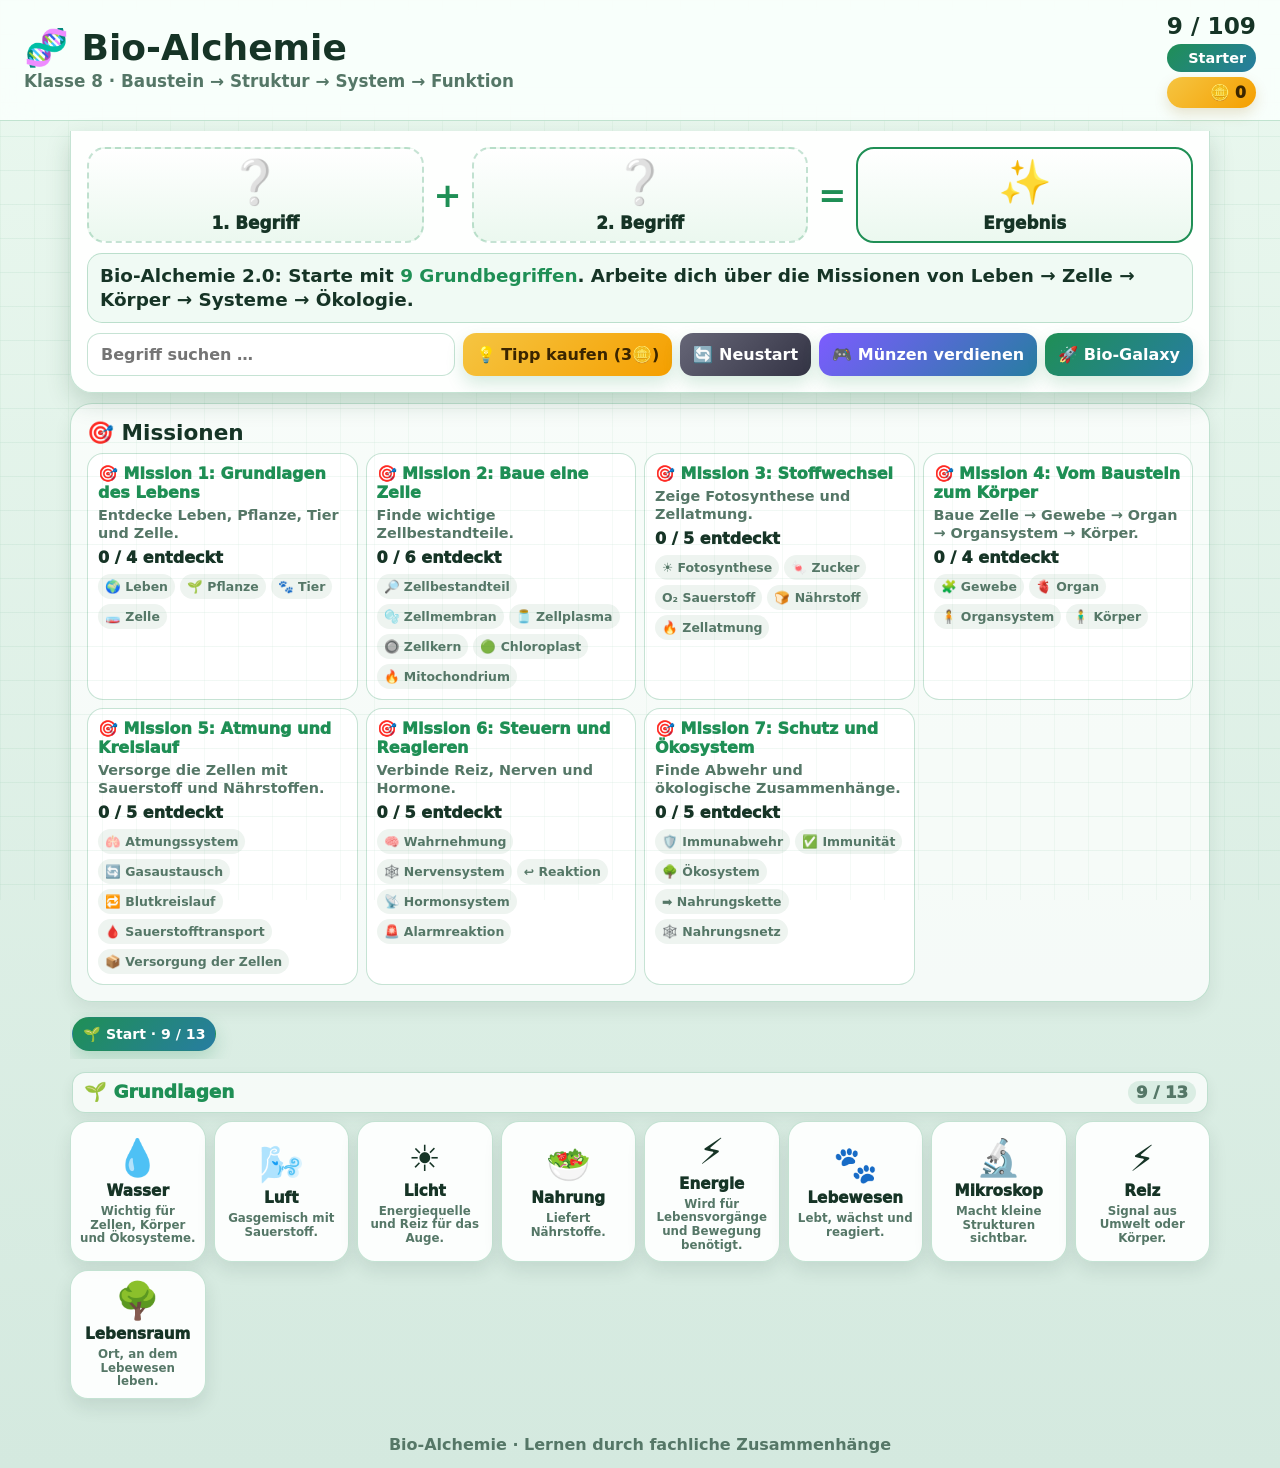
<file: index.html>
<!DOCTYPE html>
<html lang="de">
<head>
<meta charset="UTF-8">
<meta name="viewport" content="width=device-width,initial-scale=1.0">
<title>Bio-Alchemie – Klasse 8</title>
<link rel="stylesheet" href="style.css">
<link rel="stylesheet" href="sticky-play.css?v=1">
<link rel="stylesheet" href="coins.css?v=1">
<link rel="stylesheet" href="mini-game.css?v=1">
<link rel="stylesheet" href="tabs.css?v=1">
<link rel="stylesheet" href="mission.css?v=1">
<link rel="stylesheet" href="galaxy-game.css?v=1">
</head>
<body>
<header class="topbar">
  <div><h1>🧬 Bio-Alchemie</h1><p>Klasse 8 · Baustein → Struktur → System → Funktion</p></div>
  <div class="stats"><strong id="counter">0 / 0</strong><span id="badge">Starter</span></div>
</header>
<main>
  <section class="play">
    <div class="combo">
      <div class="slot" id="a">❔<span>1. Begriff</span></div><b>+</b>
      <div class="slot" id="b">❔<span>2. Begriff</span></div><b>=</b>
      <div class="slot result" id="r">✨<span>Ergebnis</span></div>
    </div>
    <div id="msg" class="msg">Tippe zwei Begriffe an. Wenn sie fachlich zusammenpassen, entsteht ein neuer Biologie-Begriff.</div>
    <div class="controls"><input id="search" placeholder="Begriff suchen …"><button id="hint">💡 Tipp</button><button id="reset">🔄 Neustart</button></div>
  </section>
  <section class="mission-panel">
    <h2>🎯 Missionen</h2>
    <div id="missionList" class="mission-list"></div>
  </section>
  <section id="grid" class="grid"></section>
</main>
<div id="pop" class="pop"><div class="popcard"><button id="close">×</button><div id="pe">🧬</div><h2 id="pt">Neu</h2><p id="pf"></p><p id="px"></p></div></div>
<footer>Bio-Alchemie · Lernen durch fachliche Zusammenhänge</footer>
<script src="script2.js?v=2"></script>
<script src="mission-upgrade.js?v=1"></script>
<script src="coins.js?v=2"></script>
<script src="mini-game.js?v=2"></script>
<script src="galaxy-game.js?v=1"></script>
</body>
</html>
</file>
<file: style.css>
:root{--g:#1f8f55;--b:#277da1;--t:#163426;--m:#557767;--bd:rgba(31,143,85,.25);--card:rgba(255,255,255,.92)}*{box-sizing:border-box}body{margin:0;min-height:100vh;font-family:system-ui,-apple-system,Segoe UI,sans-serif;color:var(--t);background:radial-gradient(circle at 15% 18%,rgba(121,209,141,.38),transparent 0 22%),radial-gradient(circle at 84% 12%,rgba(39,125,161,.22),transparent 0 25%),linear-gradient(180deg,#eaf8ef,#d4e9df)}body:before{content:"";position:fixed;inset:0;pointer-events:none;opacity:.25;background-image:linear-gradient(rgba(31,143,85,.25) 1px,transparent 1px),linear-gradient(90deg,rgba(31,143,85,.18) 1px,transparent 1px);background-size:34px 34px}.topbar{position:sticky;top:0;z-index:5;display:flex;justify-content:space-between;gap:14px;align-items:center;padding:12px clamp(10px,3vw,24px);background:rgba(250,255,252,.9);backdrop-filter:blur(14px);border-bottom:1px solid var(--bd)}h1{margin:0;font-size:clamp(1.45rem,3.6vw,2.25rem);line-height:1}.topbar p{margin:5px 0 0;font-size:clamp(.88rem,1.8vw,1.05rem);font-weight:750;color:var(--m)}.stats{text-align:right;display:grid;gap:5px}.stats strong{font-size:clamp(1.05rem,2.4vw,1.45rem)}.stats span{padding:6px 10px;border-radius:999px;background:linear-gradient(135deg,var(--g),var(--b));color:#fff;font-weight:900;font-size:.9rem}main{max-width:1180px;margin:auto;padding:10px clamp(8px,2vw,20px) 22px}.play{padding:clamp(10px,2vw,16px);border:1px solid var(--bd);border-radius:22px;background:rgba(255,255,255,.76);box-shadow:0 12px 26px rgba(21,70,45,.13);backdrop-filter:blur(10px)}.combo{display:grid;grid-template-columns:1fr auto 1fr auto 1fr;gap:clamp(5px,1.2vw,10px);align-items:center}.slot{min-height:86px;border:2px dashed var(--bd);border-radius:18px;background:linear-gradient(180deg,#fff,#ebf8ef);display:grid;place-items:center;align-content:center;gap:5px;text-align:center;font-weight:950;font-size:clamp(1.8rem,3.5vw,2.7rem);padding:8px;color:var(--m)}.slot span{display:block;font-size:clamp(.82rem,1.8vw,1.05rem);color:var(--t)}.slot small{display:block;font-size:.78rem;line-height:1.12;color:var(--m);font-weight:750}.active{border-style:solid;border-color:var(--g);box-shadow:inset 0 0 0 3px rgba(121,209,141,.28)}.success{border-style:solid;border-color:var(--g);animation:pop .35s}.fail{border-style:solid;border-color:#d94848;animation:shake .25s}.combo b{font-size:clamp(1.35rem,3vw,2.1rem);color:var(--g)}.msg{min-height:50px;margin:10px 0 10px;padding:10px 12px;border-radius:15px;background:rgba(240,250,244,.94);border:1px solid var(--bd);font-size:clamp(.98rem,2vw,1.15rem);font-weight:830;line-height:1.3}.msg b{color:var(--g)}.controls{display:flex;flex-wrap:wrap;gap:8px}input,button{border:0;border-radius:13px;font:inherit;font-size:1rem;font-weight:850}input{flex:1 1 220px;padding:11px 13px;background:#fff;border:1px solid var(--bd);color:var(--t)}button{padding:10px 13px;cursor:pointer;color:#fff;background:linear-gradient(135deg,var(--g),var(--b));box-shadow:0 8px 17px rgba(31,143,85,.18)}#reset{background:linear-gradient(135deg,#667,#334)}.grid{display:grid;grid-template-columns:repeat(auto-fill,minmax(112px,1fr));gap:8px;margin-top:10px}.category-nav{grid-column:1/-1;position:sticky;top:78px;z-index:4;display:flex;gap:7px;overflow-x:auto;-webkit-overflow-scrolling:touch;padding:7px 2px 8px;background:rgba(234,248,239,.92);backdrop-filter:blur(8px);border-bottom:1px solid rgba(31,143,85,.16)}.category-pill{flex:0 0 auto;padding:8px 10px;border-radius:999px;font-size:.88rem;box-shadow:none;background:#fff;color:var(--g);border:1px solid var(--bd);white-space:nowrap}.category-head{grid-column:1/-1;margin:5px 2px 0;padding:8px 11px;border-radius:13px;background:rgba(255,255,255,.72);border:1px solid var(--bd);color:var(--g);font-size:clamp(1rem,2vw,1.15rem);font-weight:1000;box-shadow:0 6px 14px rgba(22,52,38,.07)}.card{min-height:106px;padding:9px 7px;border-radius:18px;background:var(--card);border:1px solid var(--bd);box-shadow:0 8px 18px rgba(22,52,38,.1);display:grid;align-content:center;justify-items:center;gap:5px;cursor:pointer;text-align:center;transition:.16s}.card:hover{transform:translateY(-2px);box-shadow:0 14px 24px rgba(22,52,38,.15)}.card.sel{border-color:var(--g);box-shadow:0 0 0 4px rgba(121,209,141,.32),0 14px 24px rgba(22,52,38,.15)}.sym{font-size:2.15rem}.name{font-size:.95rem;font-weight:1000;line-height:1.05}.info{color:var(--m);font-size:.74rem;font-weight:760;line-height:1.15}.new{animation:newcard .6s}.pop{display:none;position:fixed;inset:0;z-index:30;place-items:center;background:rgba(17,45,28,.38);backdrop-filter:blur(8px);padding:18px}.pop.show{display:grid}.popcard{position:relative;width:min(500px,96vw);padding:24px 20px 20px;border-radius:30px;background:radial-gradient(circle at 20% 0%,rgba(121,209,141,.35),transparent 0 32%),linear-gradient(180deg,#fff,#f0fbf4);text-align:center;box-shadow:0 24px 60px rgba(10,42,24,.32);animation:unlock .32s}.popcard button{position:absolute;right:13px;top:11px;width:36px;height:36px;padding:0;border-radius:50%;background:#e9f4ee;color:var(--t);box-shadow:none;font-size:1.35rem}.popcard div{font-size:4rem}.popcard h2{margin:3px 0 7px;font-size:clamp(1.4rem,4vw,2rem)}#pf{color:var(--g);font-size:1.04rem;font-weight:1000}#px{font-size:1.05rem;font-weight:780;line-height:1.35}footer{text-align:center;padding:14px;color:var(--m);font-weight:850}@keyframes pop{0%{transform:scale(.88)}70%{transform:scale(1.08)}100%{transform:scale(1)}}@keyframes shake{0%,100%{transform:translateX(0)}35%{transform:translateX(-7px)}70%{transform:translateX(7px)}}@keyframes newcard{0%{opacity:0;transform:scale(.6) rotate(-8deg)}70%{transform:scale(1.08)}100%{opacity:1;transform:scale(1)}}@keyframes unlock{0%{opacity:0;transform:scale(.84) translateY(18px)}100%{opacity:1;transform:scale(1)}}@media(min-width:900px){.grid{grid-template-columns:repeat(auto-fill,minmax(120px,1fr))}.card{min-height:112px}.sym{font-size:2.25rem}}@media(max-width:760px){.topbar{align-items:flex-start;flex-direction:column}.stats{text-align:left}.combo{grid-template-columns:1fr}.combo b{text-align:center;line-height:.7}.slot{min-height:74px}.grid{grid-template-columns:repeat(auto-fill,minmax(102px,1fr));gap:7px}.category-nav{top:0}.sym{font-size:2rem}.name{font-size:.9rem}.info{font-size:.7rem}}
</file>
<file: sticky-play.css>
/* iPad-Verbesserung: Kombinationsbereich bleibt beim Scrollen sichtbar */
.topbar{
  position:relative;
  top:auto;
}

.play{
  position:sticky;
  top:0;
  z-index:9;
  margin-top:0;
  border-radius:0 0 22px 22px;
  border-top:0;
  background:rgba(255,255,255,.94);
  box-shadow:0 10px 24px rgba(21,70,45,.18);
}

.category-nav{
  position:static;
  top:auto;
  z-index:auto;
  background:transparent;
  backdrop-filter:none;
  border-bottom:0;
  padding:4px 2px 6px;
}

.category-head{
  scroll-margin-top:210px;
}

@media(max-width:760px){
  .play{
    border-radius:0 0 18px 18px;
  }
  .category-head{
    scroll-margin-top:260px;
  }
}
</file>
<file: coins.css>
.coins-box{
  padding:6px 10px;
  border-radius:999px;
  background:linear-gradient(135deg,#f5c542,#f59f00);
  color:#3a2500;
  font-weight:1000;
  font-size:.98rem;
  box-shadow:0 6px 14px rgba(150,100,0,.18);
}

#hint{
  background:linear-gradient(135deg,#f5c542,#f59f00);
  color:#3a2500;
}
</file>
<file: mini-game.css>
.mini-modal{
  display:none;
  position:fixed;
  inset:0;
  z-index:50;
  place-items:center;
  padding:18px;
  background:rgba(17,45,28,.42);
  backdrop-filter:blur(8px);
}
.mini-modal.show{display:grid}
.mini-card{
  position:relative;
  width:min(520px,96vw);
  padding:22px;
  border-radius:28px;
  background:linear-gradient(180deg,#fff,#f0fbf4);
  box-shadow:0 24px 60px rgba(10,42,24,.32);
  border:1px solid rgba(31,143,85,.22);
}
.mini-close{
  position:absolute;
  right:12px;
  top:10px;
  width:36px;
  height:36px;
  padding:0;
  border-radius:50%;
  background:#e9f4ee;
  color:var(--t);
  box-shadow:none;
  font-size:1.35rem;
}
.mini-card h2{margin:0 0 6px;font-size:1.7rem}
.mini-intro{margin:0 0 12px;color:var(--m);font-weight:760}
.mini-status{
  padding:10px 12px;
  border-radius:14px;
  background:rgba(245,197,66,.22);
  color:#3a2500;
  font-weight:950;
  margin-bottom:12px;
}
.mini-question{
  font-size:1.28rem;
  font-weight:1000;
  margin-bottom:12px;
  color:var(--t);
}
.mini-answers{
  display:grid;
  gap:9px;
}
.mini-answer,.mini-again{
  width:100%;
  text-align:left;
  background:#fff;
  color:var(--t);
  border:1px solid var(--bd);
  box-shadow:0 6px 14px rgba(22,52,38,.08);
}
.mini-answer.right{background:#dff7e6;border-color:#1f8f55;color:#135d38}
.mini-answer.wrong{background:#fde2e2;border-color:#d94848;color:#7b2020}
.mini-answer:disabled{opacity:1}
#miniGameButton{
  background:linear-gradient(135deg,#7c5cff,#277da1);
  color:#fff;
}
@media(max-width:760px){
  .mini-card{padding:18px;border-radius:24px}
  .mini-question{font-size:1.12rem}
}
</file>
<file: tabs.css>
.category-tabs{
  position:static;
  display:flex;
  gap:8px;
  overflow-x:auto;
  padding:5px 2px 8px;
  background:transparent;
  border-bottom:0;
}
.category-pill.active-tab{
  background:linear-gradient(135deg,var(--g),var(--b));
  color:#fff;
  border-color:transparent;
  box-shadow:0 8px 18px rgba(31,143,85,.22);
}
.category-progress{
  float:right;
  padding:2px 8px;
  border-radius:999px;
  background:rgba(31,143,85,.12);
  color:var(--g);
  font-size:.88em;
}
.category-empty{
  grid-column:1/-1;
  padding:16px;
  border-radius:16px;
  background:rgba(255,255,255,.75);
  border:1px dashed var(--bd);
  color:var(--m);
  font-weight:850;
  text-align:center;
}
</file>
<file: mission.css>
.mission-panel{margin:10px 0;padding:clamp(10px,2vw,16px);border:1px solid var(--bd);border-radius:22px;background:rgba(255,255,255,.72);box-shadow:0 8px 18px rgba(22,52,38,.08)}.mission-panel h2{margin:0 0 8px;font-size:clamp(1.05rem,2.4vw,1.35rem)}.mission-list{display:grid;grid-template-columns:repeat(auto-fit,minmax(220px,1fr));gap:8px}.mission-card{padding:10px;border:1px solid var(--bd);border-radius:16px;background:#fff}.mission-card.active{box-shadow:0 0 0 3px rgba(121,209,141,.22)}.mission-card.done{background:linear-gradient(180deg,#f1fff5,#fff);border-color:rgba(31,143,85,.55)}.mission-title{font-weight:1000;color:var(--g)}.mission-text{margin-top:4px;font-size:.9rem;font-weight:750;color:var(--m);line-height:1.25}.mission-progress{margin-top:6px;font-weight:950}.mission-targets{display:flex;flex-wrap:wrap;gap:5px;margin-top:7px}.mission-targets span{font-size:.78rem;font-weight:850;border-radius:999px;padding:5px 7px;background:#eef4f0;color:var(--m)}.mission-targets span.ok{background:rgba(31,143,85,.13);color:var(--g)}.category-empty{grid-column:1/-1;padding:14px;border-radius:14px;background:#fff;border:1px dashed var(--bd);font-weight:850;color:var(--m)}.category-progress{float:right;color:var(--m);font-size:.9em}.active-tab{background:linear-gradient(135deg,var(--g),var(--b))!important;color:#fff!important}
</file>
<file: galaxy-game.css>
.galaxy-modal{display:none;position:fixed;inset:0;z-index:60;place-items:center;background:rgba(3,8,24,.72);backdrop-filter:blur(10px);padding:10px}.galaxy-modal.show{display:grid}.galaxy-card{width:min(920px,98vw);background:linear-gradient(180deg,#08172f,#061020);color:#fff;border-radius:26px;border:1px solid rgba(140,200,255,.35);box-shadow:0 28px 80px rgba(0,0,0,.48);padding:14px;position:relative}.galaxy-close{position:absolute;right:12px;top:10px;width:38px;height:38px;border-radius:50%;background:rgba(255,255,255,.16);color:#fff;box-shadow:none}.galaxy-card h2{margin:0 46px 6px 2px;font-size:clamp(1.3rem,3vw,2rem)}.galaxy-info{display:flex;flex-wrap:wrap;gap:8px;align-items:center;margin-bottom:8px}.galaxy-pill{padding:6px 10px;border-radius:999px;background:rgba(255,255,255,.12);font-weight:900}.galaxy-task{flex:1 1 260px;padding:8px 11px;border-radius:14px;background:rgba(121,209,141,.16);border:1px solid rgba(121,209,141,.35);font-weight:900;line-height:1.25}.galaxy-field{position:relative;height:min(58vh,470px);min-height:330px;overflow:hidden;border-radius:20px;background:radial-gradient(circle at 20% 20%,rgba(39,125,161,.55),transparent 0 22%),radial-gradient(circle at 80% 8%,rgba(121,209,141,.22),transparent 0 20%),linear-gradient(180deg,#08112b,#050816 70%,#081d28);border:1px solid rgba(255,255,255,.16);touch-action:none}.galaxy-field:before{content:"";position:absolute;inset:0;background-image:radial-gradient(circle,#fff 1px,transparent 1.8px);background-size:38px 38px;opacity:.18;animation:galaxyStars 8s linear infinite}.galaxy-ship{position:absolute;bottom:12px;left:50%;transform:translateX(-50%);font-size:2.6rem;filter:drop-shadow(0 0 12px rgba(121,209,141,.75));z-index:4;user-select:none}.galaxy-word{position:absolute;top:-42px;z-index:3;min-width:76px;max-width:165px;text-align:center;padding:7px 9px;border-radius:999px;background:rgba(255,255,255,.94);color:#0b1b2f;border:2px solid rgba(255,255,255,.55);font-weight:1000;box-shadow:0 8px 18px rgba(0,0,0,.24);white-space:nowrap}.galaxy-word.good{border-color:rgba(121,209,141,.85)}.galaxy-word.bad{border-color:rgba(255,130,130,.75)}.galaxy-shot{position:absolute;width:7px;height:22px;border-radius:999px;background:#e7fff0;box-shadow:0 0 12px #79d18d;z-index:2}.galaxy-hit{animation:galaxyHit .25s forwards}.galaxy-controls{display:flex;justify-content:center;gap:10px;align-items:center;margin-top:10px}.galaxy-controls button{min-width:72px;border-radius:16px;background:linear-gradient(135deg,#1f8f55,#277da1);color:#fff}.galaxy-controls .shoot{min-width:140px;font-size:1.08rem}.galaxy-result{margin-top:9px;padding:9px 11px;border-radius:14px;background:rgba(255,255,255,.12);font-weight:900;line-height:1.25}.galaxy-legend{font-size:.9rem;color:rgba(255,255,255,.82);font-weight:750}.galaxy-start{display:grid;place-items:center;position:absolute;inset:0;z-index:8;background:rgba(3,8,24,.64);text-align:center;padding:20px}.galaxy-start-box{max-width:560px}.galaxy-start-box p{font-weight:800;line-height:1.35}.galaxy-start-box button{font-size:1.1rem;padding:12px 18px}@keyframes galaxyStars{from{background-position:0 0}to{background-position:0 76px}}@keyframes galaxyHit{to{opacity:0;transform:scale(1.45)}}@media(max-width:760px){.galaxy-card{border-radius:18px;padding:10px}.galaxy-field{height:52vh;min-height:300px}.galaxy-word{font-size:.86rem;min-width:64px;max-width:135px;padding:6px 7px}.galaxy-ship{font-size:2.35rem}.galaxy-controls button{min-width:62px;padding:12px 10px}.galaxy-controls .shoot{min-width:120px}}
</file>
